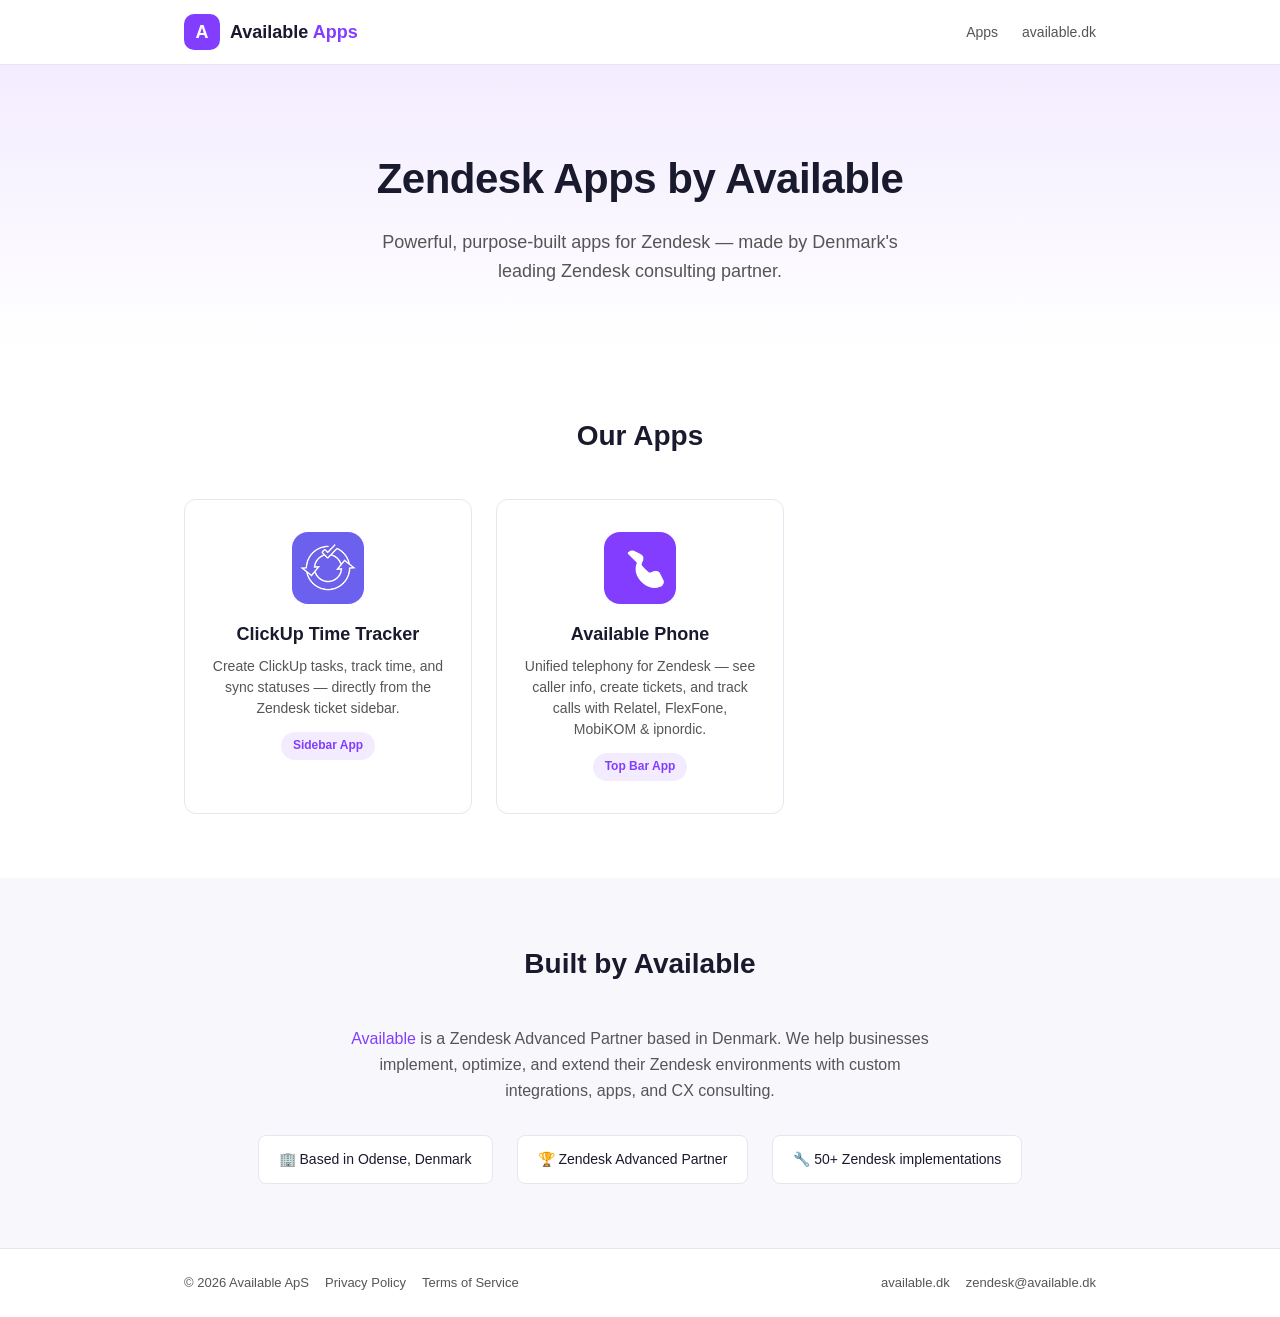
<file: index.html>
<!DOCTYPE html>
<html lang="en">
<head>
  <meta charset="UTF-8">
  <meta name="viewport" content="width=device-width, initial-scale=1.0">
  <title>Available Apps — Zendesk Apps by Available</title>
  <meta name="description" content="Powerful Zendesk apps built by Available — Denmark's leading Zendesk consulting partner.">
  <link rel="stylesheet" href="assets/style.css">
  <link rel="icon" href="assets/img/favicon.png" type="image/png">
</head>
<body>

  <!-- Header -->
  <header class="header">
    <div class="container header-inner">
      <a href="/" class="logo">
        <span class="logo-icon">A</span>
        <span class="logo-text">Available <span class="logo-apps">Apps</span></span>
      </a>
      <nav class="nav">
        <a href="#apps">Apps</a>
        <a href="https://available.dk" target="_blank">available.dk</a>
      </nav>
    </div>
  </header>

  <!-- Hero -->
  <section class="hero">
    <div class="container">
      <h1>Zendesk Apps by Available</h1>
      <p class="hero-sub">Powerful, purpose-built apps for Zendesk — made by Denmark's leading Zendesk consulting partner.</p>
    </div>
  </section>

  <!-- Apps Grid -->
  <section id="apps" class="apps-section">
    <div class="container">
      <h2 class="section-title">Our Apps</h2>
      <div class="apps-grid">

        <a href="apps/clickup-time-tracker/" class="app-card">
          <div class="app-icon">
            <img src="apps/clickup-time-tracker/icon.png" alt="ClickUp Time Tracker">
          </div>
          <h3>ClickUp Time Tracker</h3>
          <p>Create ClickUp tasks, track time, and sync statuses — directly from the Zendesk ticket sidebar.</p>
          <span class="app-badge">Sidebar App</span>
        </a>

        <a href="apps/available-phone/" class="app-card">
          <div class="app-icon">
            <img src="apps/available-phone/icon.png" alt="Available Phone">
          </div>
          <h3>Available Phone</h3>
          <p>Unified telephony for Zendesk — see caller info, create tickets, and track calls with Relatel, FlexFone, MobiKOM &amp; ipnordic.</p>
          <span class="app-badge">Top Bar App</span>
        </a>

      </div>
    </div>
  </section>

  <!-- Trust / About -->
  <section class="about-section">
    <div class="container">
      <h2 class="section-title">Built by Available</h2>
      <p class="about-text">
        <a href="https://available.dk" target="_blank">Available</a> is a Zendesk Advanced Partner based in Denmark. 
        We help businesses implement, optimize, and extend their Zendesk environments with custom integrations, apps, and CX consulting.
      </p>
      <div class="trust-badges">
        <div class="trust-badge">🏢 Based in Odense, Denmark</div>
        <div class="trust-badge">🏆 Zendesk Advanced Partner</div>
        <div class="trust-badge">🔧 50+ Zendesk implementations</div>
      </div>
    </div>
  </section>

  <!-- Footer -->
  <footer class="footer">
    <div class="container footer-inner">
      <div class="footer-left">
        <span>&copy; 2026 Available ApS</span>
        <a href="legal/privacy-policy.html">Privacy Policy</a>
        <a href="legal/terms-of-service.html">Terms of Service</a>
      </div>
      <div class="footer-right">
        <a href="https://available.dk" target="_blank">available.dk</a>
        <a href="mailto:zendesk@available.dk">zendesk@available.dk</a>
      </div>
    </div>
  </footer>

</body>
</html>
</file>
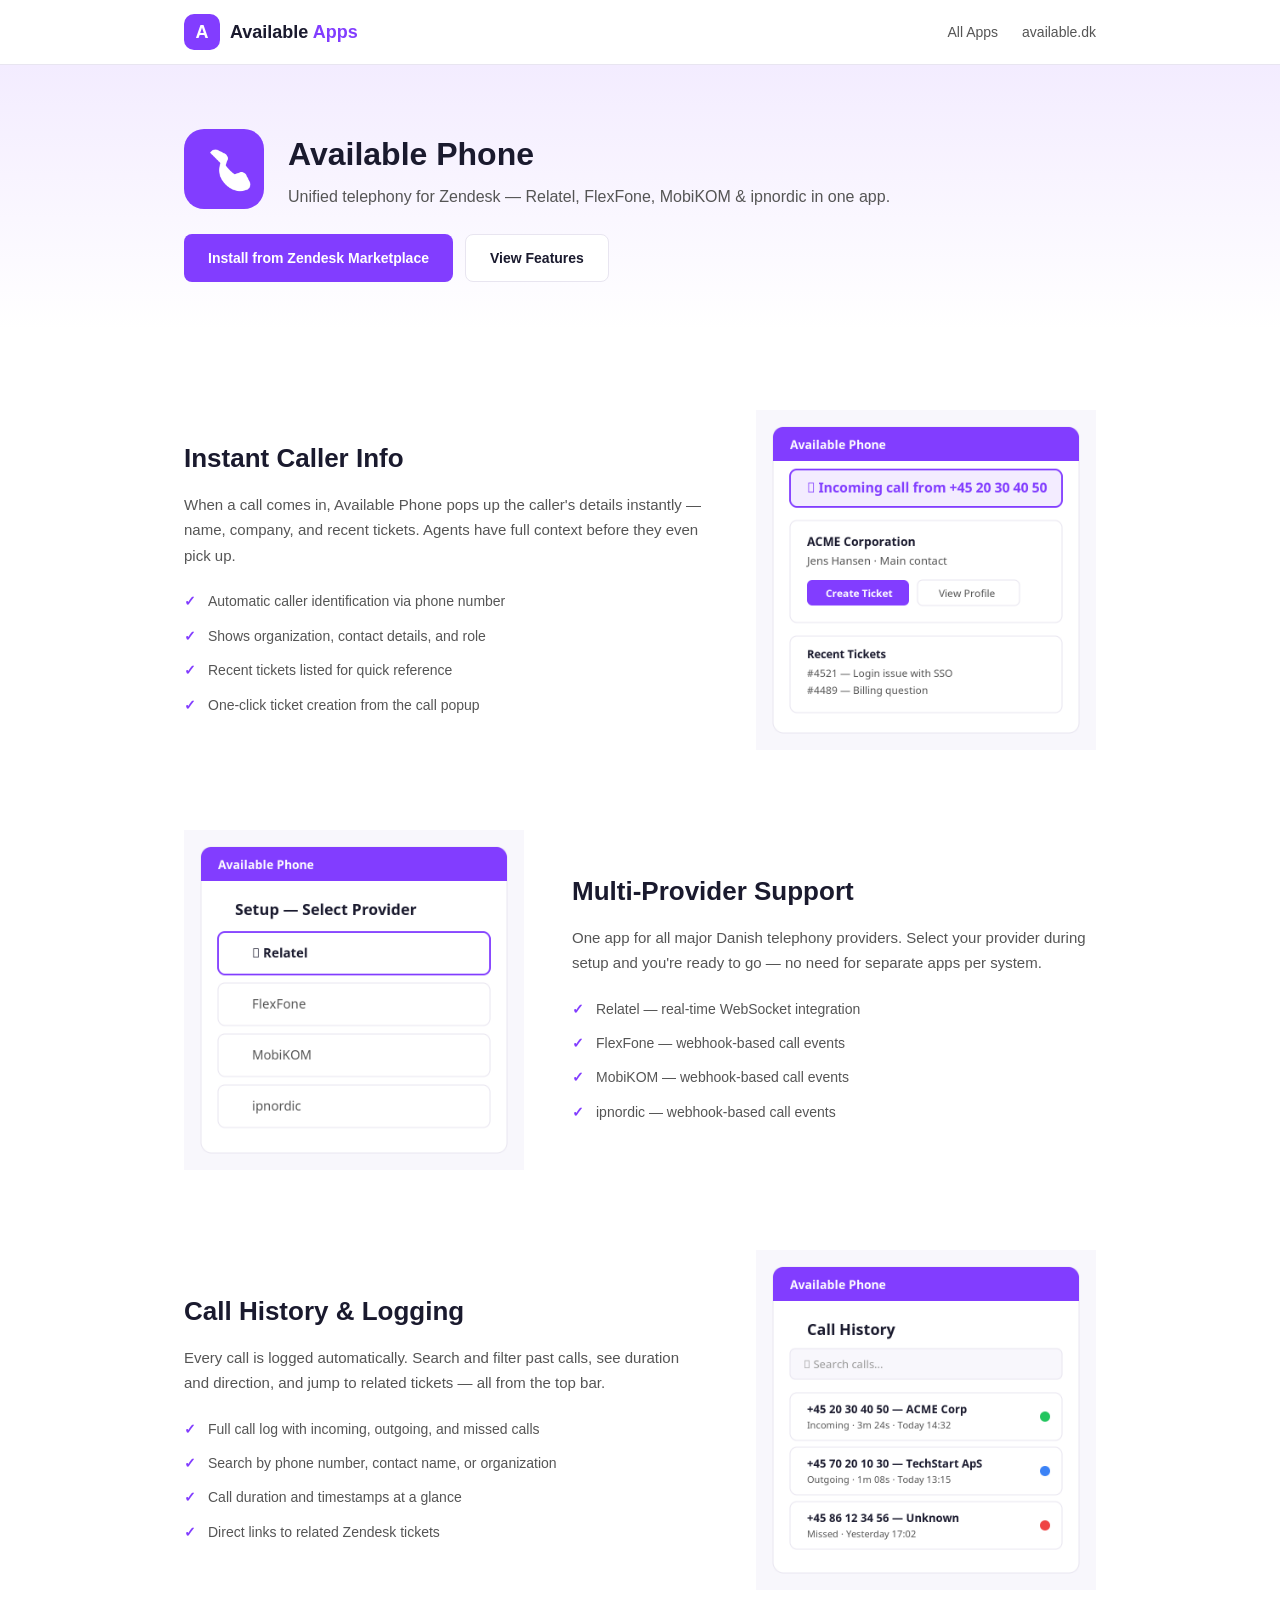
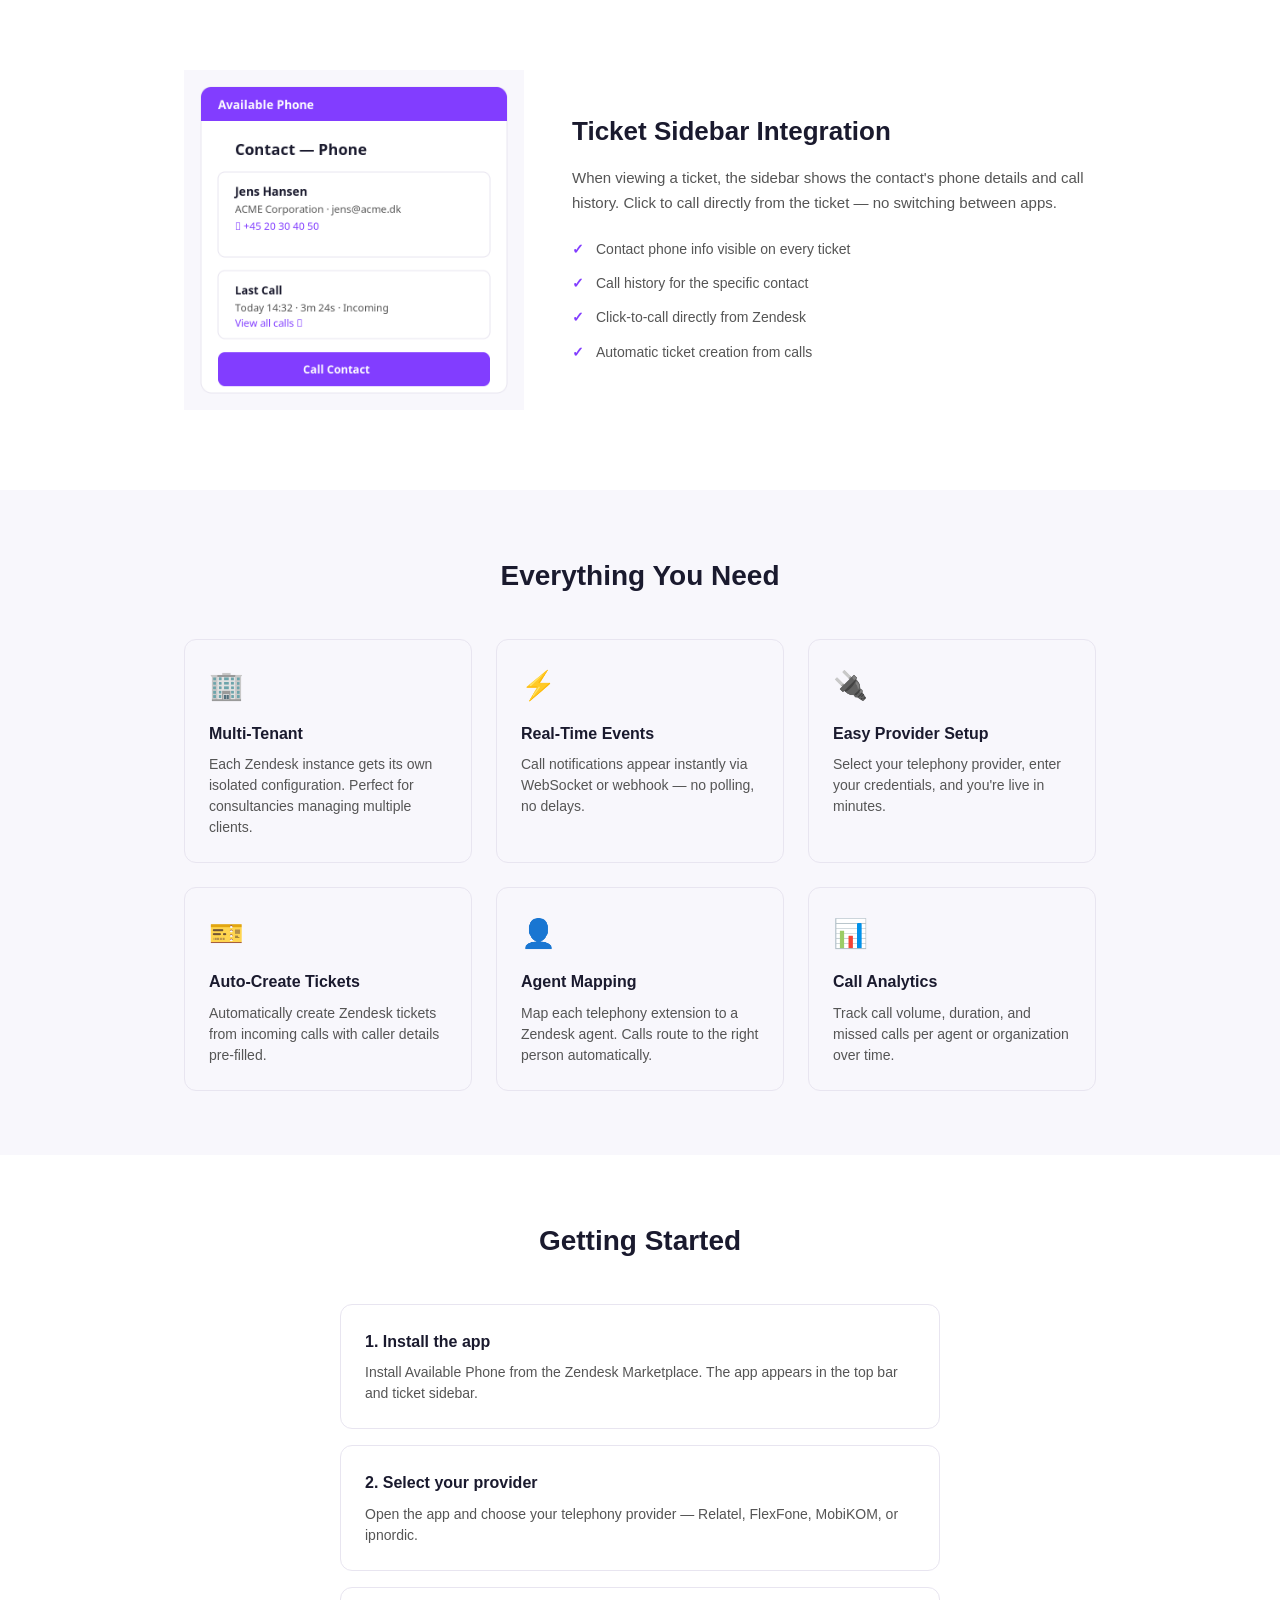
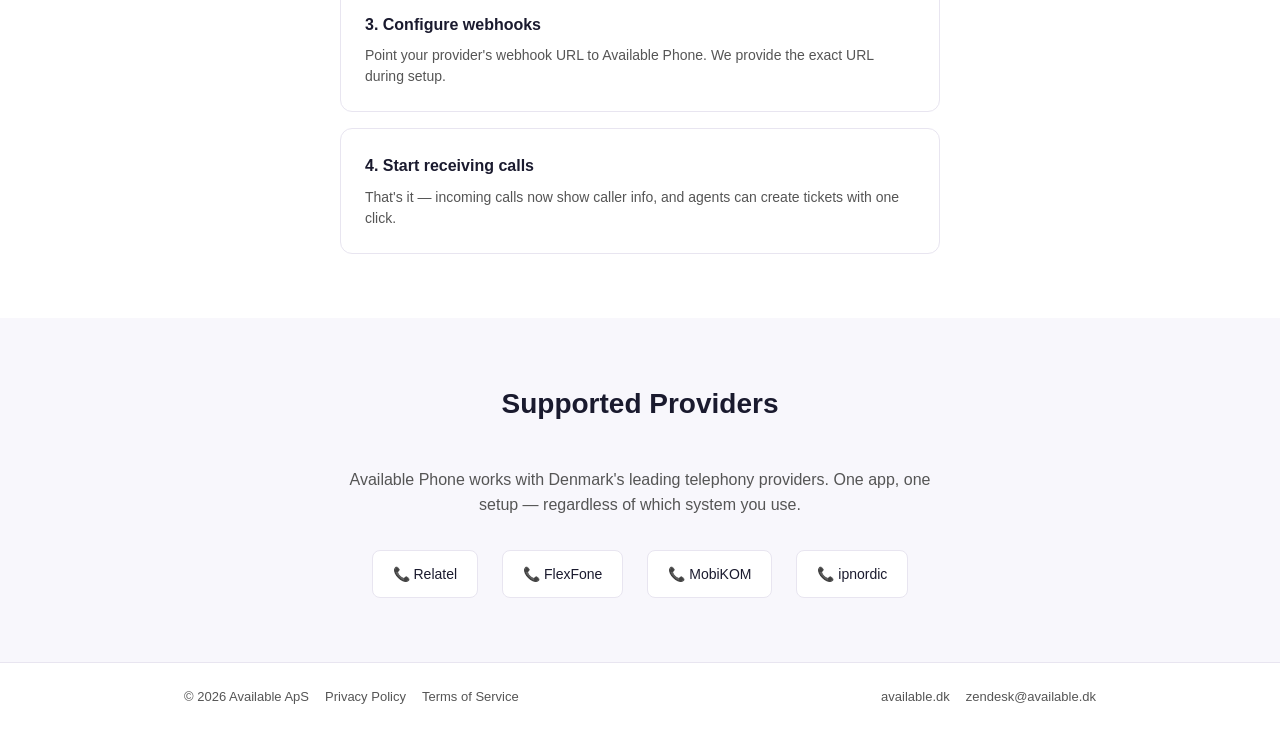
<file: apps/available-phone/index.html>
<!DOCTYPE html>
<html lang="en">
<head>
  <meta charset="UTF-8">
  <meta name="viewport" content="width=device-width, initial-scale=1.0">
  <title>Available Phone — Available Apps</title>
  <meta name="description" content="Unified telephony app for Zendesk — see caller info, create tickets, and track calls with Relatel, FlexFone, MobiKOM, and ipnordic.">
  <link rel="stylesheet" href="../../assets/style.css">
  <link rel="icon" href="../../assets/img/favicon.png" type="image/png">
</head>
<body>

  <!-- Header -->
  <header class="header">
    <div class="container header-inner">
      <a href="/" class="logo">
        <span class="logo-icon">A</span>
        <span class="logo-text">Available <span class="logo-apps">Apps</span></span>
      </a>
      <nav class="nav">
        <a href="/#apps">All Apps</a>
        <a href="https://available.dk" target="_blank">available.dk</a>
      </nav>
    </div>
  </header>

  <!-- App Hero -->
  <section class="app-detail-hero">
    <div class="container">
      <div class="app-detail-header">
        <img src="icon.png" alt="Available Phone" class="app-detail-icon">
        <div class="app-detail-title">
          <h1>Available Phone</h1>
          <p>Unified telephony for Zendesk — Relatel, FlexFone, MobiKOM &amp; ipnordic in one app.</p>
        </div>
      </div>
      <div class="app-detail-actions">
        <a href="#" class="btn btn-primary">Install from Zendesk Marketplace</a>
        <a href="#features" class="btn btn-outline">View Features</a>
      </div>
    </div>
  </section>

  <!-- Feature Showcase: alternating text + screenshot -->
  <section id="features" class="showcase-section">
    <div class="container">

      <!-- 1. Incoming Call -->
      <div class="showcase-row">
        <div class="showcase-text">
          <h2>Instant Caller Info</h2>
          <p>When a call comes in, Available Phone pops up the caller's details instantly — name, company, and recent tickets. Agents have full context before they even pick up.</p>
          <ul class="showcase-list">
            <li>Automatic caller identification via phone number</li>
            <li>Shows organization, contact details, and role</li>
            <li>Recent tickets listed for quick reference</li>
            <li>One-click ticket creation from the call popup</li>
          </ul>
        </div>
        <div class="showcase-image">
          <img src="screenshots/incoming-call.png" alt="Incoming call popup showing caller info and recent tickets">
        </div>
      </div>

      <!-- 2. Provider Setup -->
      <div class="showcase-row showcase-row-reverse">
        <div class="showcase-text">
          <h2>Multi-Provider Support</h2>
          <p>One app for all major Danish telephony providers. Select your provider during setup and you're ready to go — no need for separate apps per system.</p>
          <ul class="showcase-list">
            <li>Relatel — real-time WebSocket integration</li>
            <li>FlexFone — webhook-based call events</li>
            <li>MobiKOM — webhook-based call events</li>
            <li>ipnordic — webhook-based call events</li>
          </ul>
        </div>
        <div class="showcase-image">
          <img src="screenshots/provider-setup.png" alt="Provider selection during app setup">
        </div>
      </div>

      <!-- 3. Call History -->
      <div class="showcase-row">
        <div class="showcase-text">
          <h2>Call History &amp; Logging</h2>
          <p>Every call is logged automatically. Search and filter past calls, see duration and direction, and jump to related tickets — all from the top bar.</p>
          <ul class="showcase-list">
            <li>Full call log with incoming, outgoing, and missed calls</li>
            <li>Search by phone number, contact name, or organization</li>
            <li>Call duration and timestamps at a glance</li>
            <li>Direct links to related Zendesk tickets</li>
          </ul>
        </div>
        <div class="showcase-image">
          <img src="screenshots/call-history.png" alt="Call history with search and filtering">
        </div>
      </div>

      <!-- 4. Ticket Sidebar -->
      <div class="showcase-row showcase-row-reverse">
        <div class="showcase-text">
          <h2>Ticket Sidebar Integration</h2>
          <p>When viewing a ticket, the sidebar shows the contact's phone details and call history. Click to call directly from the ticket — no switching between apps.</p>
          <ul class="showcase-list">
            <li>Contact phone info visible on every ticket</li>
            <li>Call history for the specific contact</li>
            <li>Click-to-call directly from Zendesk</li>
            <li>Automatic ticket creation from calls</li>
          </ul>
        </div>
        <div class="showcase-image">
          <img src="screenshots/ticket-sidebar.png" alt="Ticket sidebar showing contact phone details">
        </div>
      </div>

    </div>
  </section>

  <!-- More Features Grid -->
  <section class="features-section" style="background: var(--color-bg-alt);">
    <div class="container">
      <h2 class="section-title">Everything You Need</h2>
      <div class="features-grid">
        <div class="feature-card">
          <div class="feature-icon">🏢</div>
          <h3>Multi-Tenant</h3>
          <p>Each Zendesk instance gets its own isolated configuration. Perfect for consultancies managing multiple clients.</p>
        </div>
        <div class="feature-card">
          <div class="feature-icon">⚡</div>
          <h3>Real-Time Events</h3>
          <p>Call notifications appear instantly via WebSocket or webhook — no polling, no delays.</p>
        </div>
        <div class="feature-card">
          <div class="feature-icon">🔌</div>
          <h3>Easy Provider Setup</h3>
          <p>Select your telephony provider, enter your credentials, and you're live in minutes.</p>
        </div>
        <div class="feature-card">
          <div class="feature-icon">🎫</div>
          <h3>Auto-Create Tickets</h3>
          <p>Automatically create Zendesk tickets from incoming calls with caller details pre-filled.</p>
        </div>
        <div class="feature-card">
          <div class="feature-icon">👤</div>
          <h3>Agent Mapping</h3>
          <p>Map each telephony extension to a Zendesk agent. Calls route to the right person automatically.</p>
        </div>
        <div class="feature-card">
          <div class="feature-icon">📊</div>
          <h3>Call Analytics</h3>
          <p>Track call volume, duration, and missed calls per agent or organization over time.</p>
        </div>
      </div>
    </div>
  </section>

  <!-- Getting Started -->
  <section class="features-section">
    <div class="container">
      <h2 class="section-title">Getting Started</h2>
      <div style="max-width: 600px; margin: 0 auto;">
        <div class="feature-card" style="margin-bottom: 16px;">
          <h3>1. Install the app</h3>
          <p>Install Available Phone from the Zendesk Marketplace. The app appears in the top bar and ticket sidebar.</p>
        </div>
        <div class="feature-card" style="margin-bottom: 16px;">
          <h3>2. Select your provider</h3>
          <p>Open the app and choose your telephony provider — Relatel, FlexFone, MobiKOM, or ipnordic.</p>
        </div>
        <div class="feature-card" style="margin-bottom: 16px;">
          <h3>3. Configure webhooks</h3>
          <p>Point your provider's webhook URL to Available Phone. We provide the exact URL during setup.</p>
        </div>
        <div class="feature-card">
          <h3>4. Start receiving calls</h3>
          <p>That's it — incoming calls now show caller info, and agents can create tickets with one click.</p>
        </div>
      </div>
    </div>
  </section>

  <!-- Providers Section -->
  <section class="about-section">
    <div class="container">
      <h2 class="section-title">Supported Providers</h2>
      <p class="about-text">
        Available Phone works with Denmark's leading telephony providers. One app, one setup — regardless of which system you use.
      </p>
      <div class="trust-badges">
        <div class="trust-badge">📞 Relatel</div>
        <div class="trust-badge">📞 FlexFone</div>
        <div class="trust-badge">📞 MobiKOM</div>
        <div class="trust-badge">📞 ipnordic</div>
      </div>
    </div>
  </section>

  <!-- Footer -->
  <footer class="footer">
    <div class="container footer-inner">
      <div class="footer-left">
        <span>&copy; 2026 Available ApS</span>
        <a href="../../legal/privacy-policy.html">Privacy Policy</a>
        <a href="../../legal/terms-of-service.html">Terms of Service</a>
      </div>
      <div class="footer-right">
        <a href="https://available.dk" target="_blank">available.dk</a>
        <a href="mailto:zendesk@available.dk">zendesk@available.dk</a>
      </div>
    </div>
  </footer>

</body>
</html>
</file>
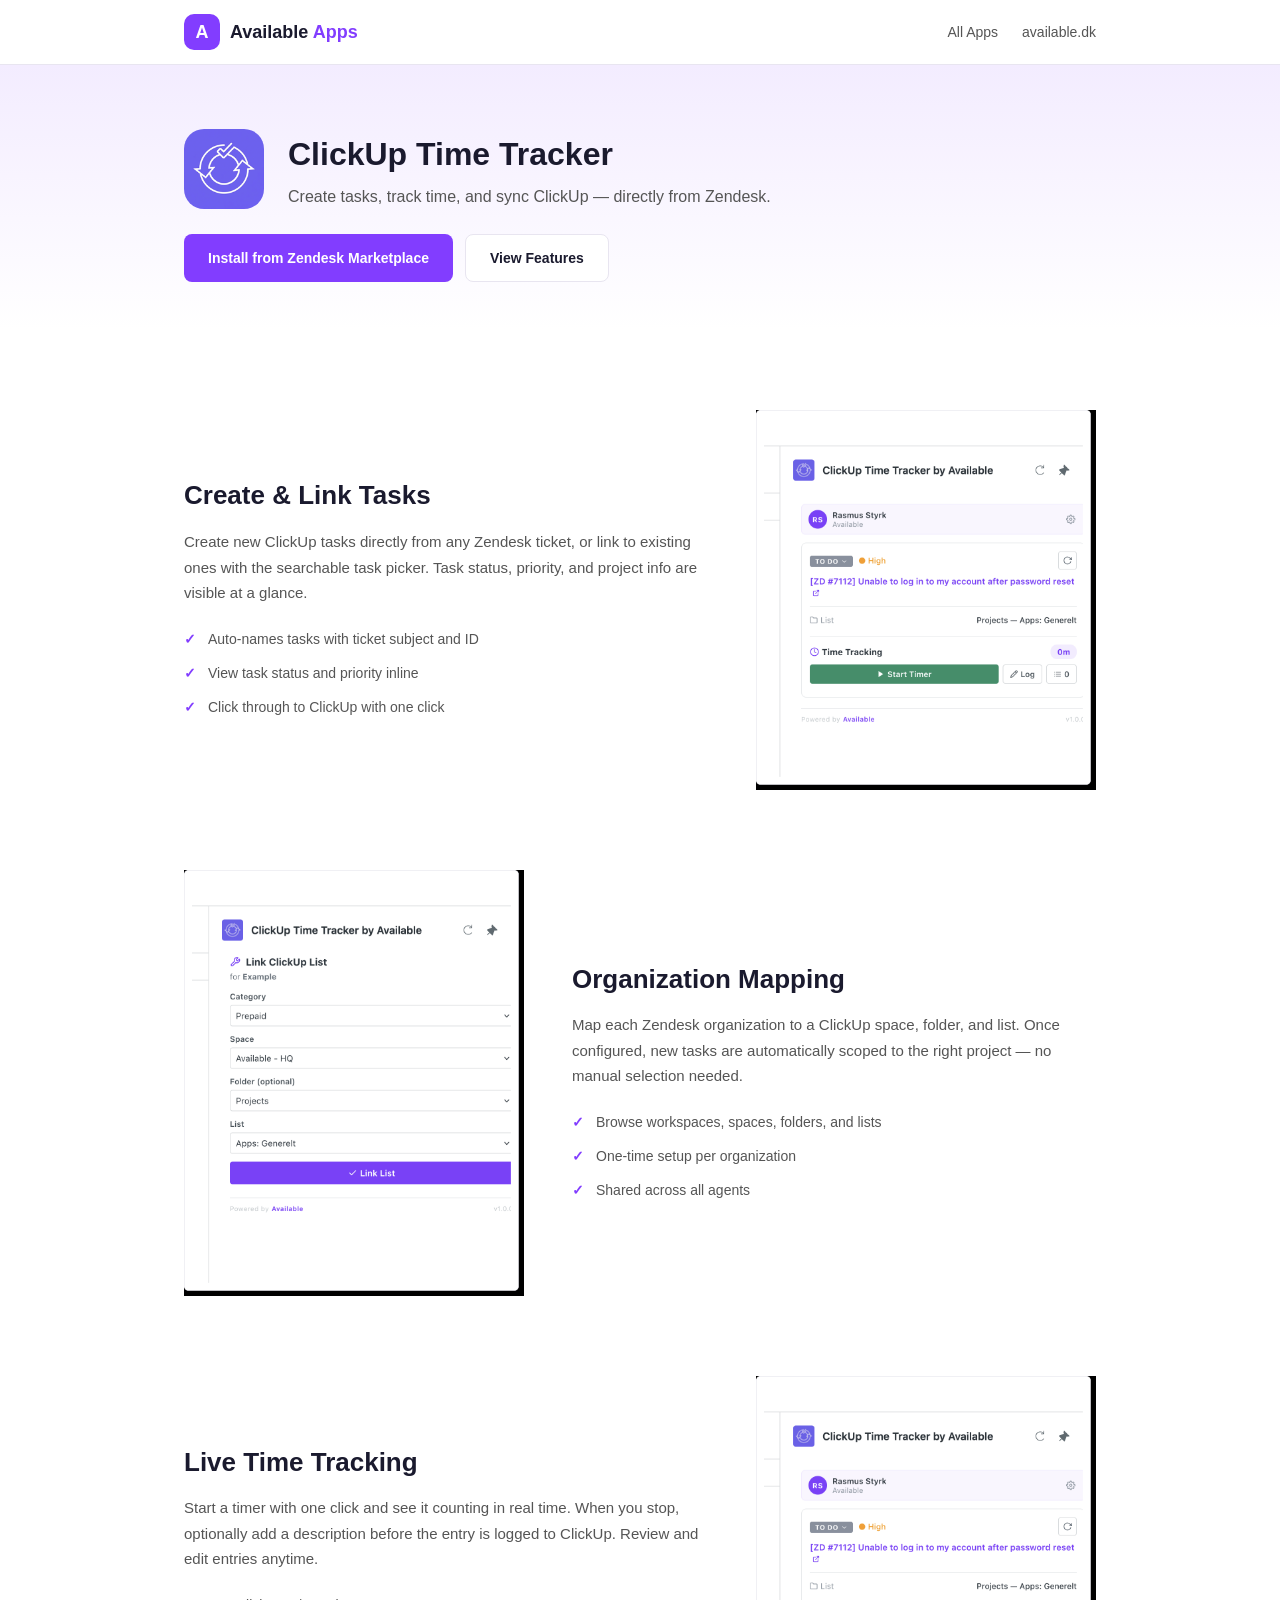
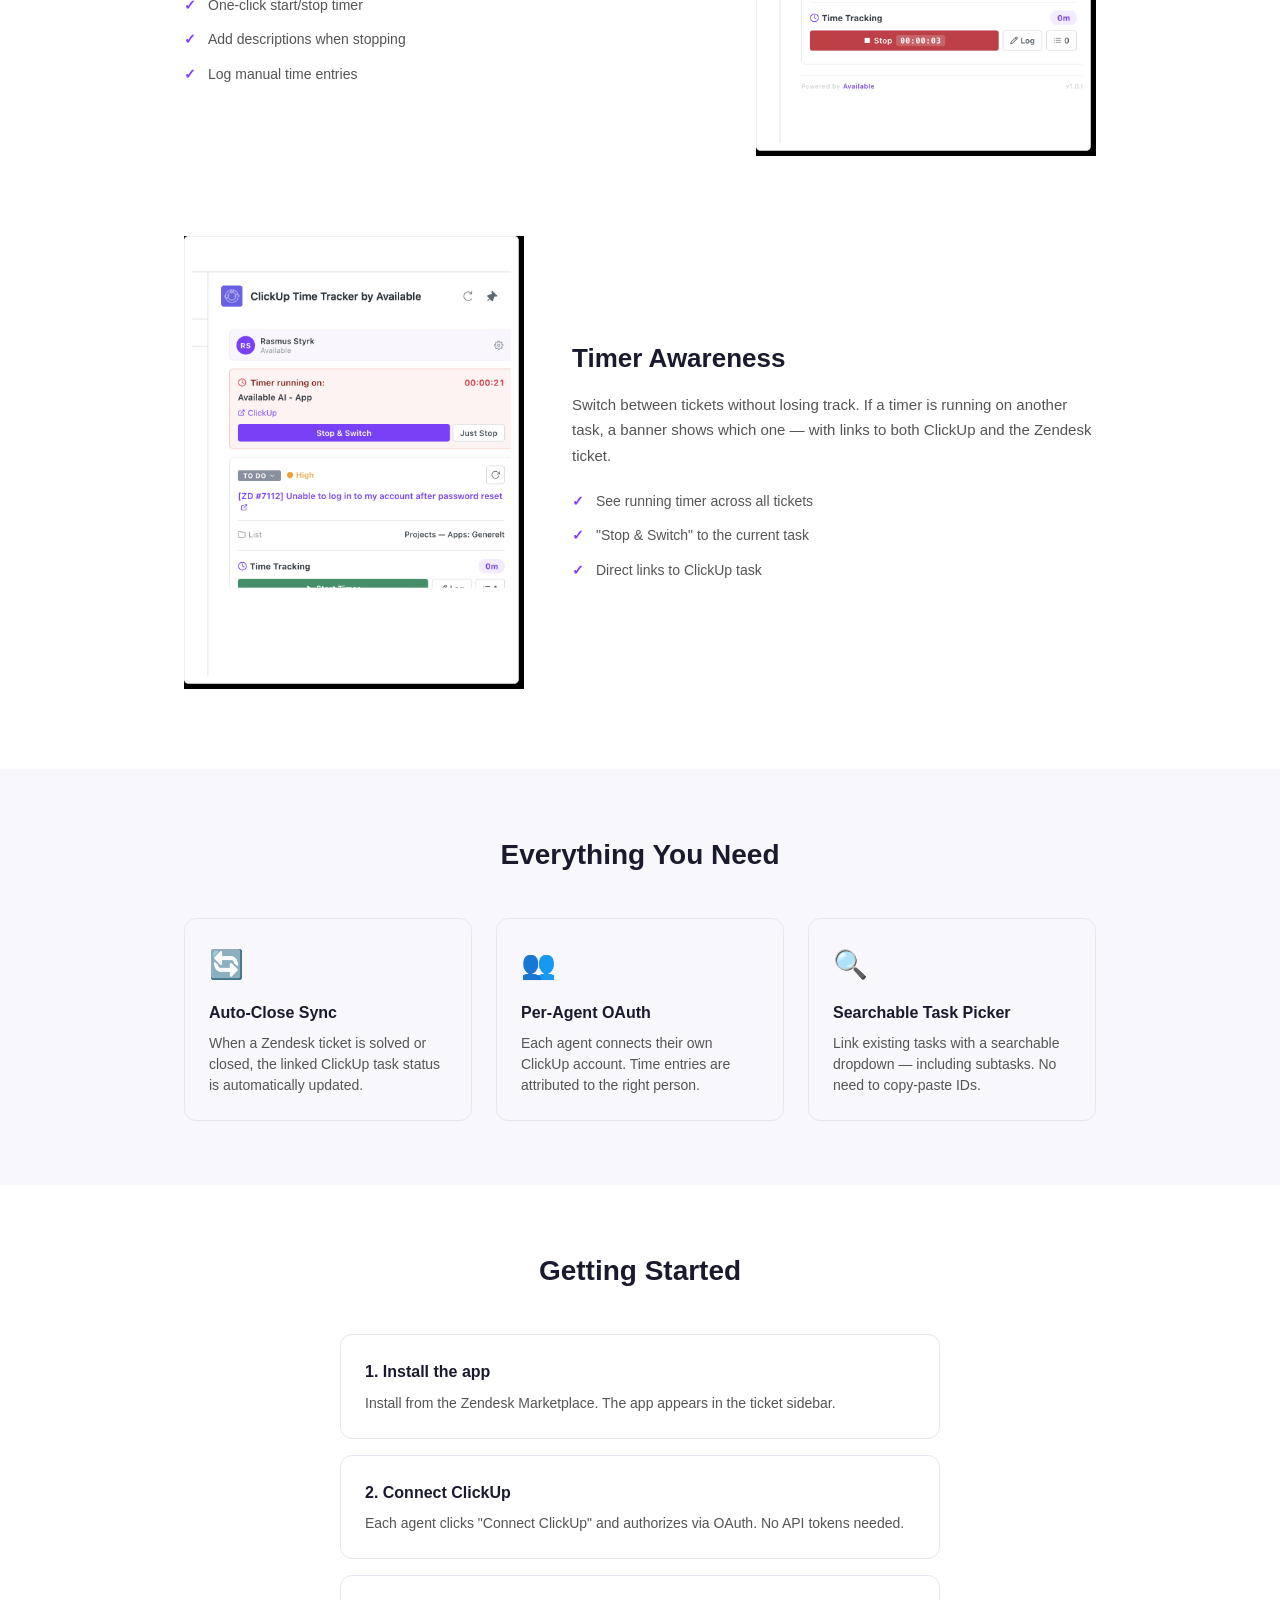
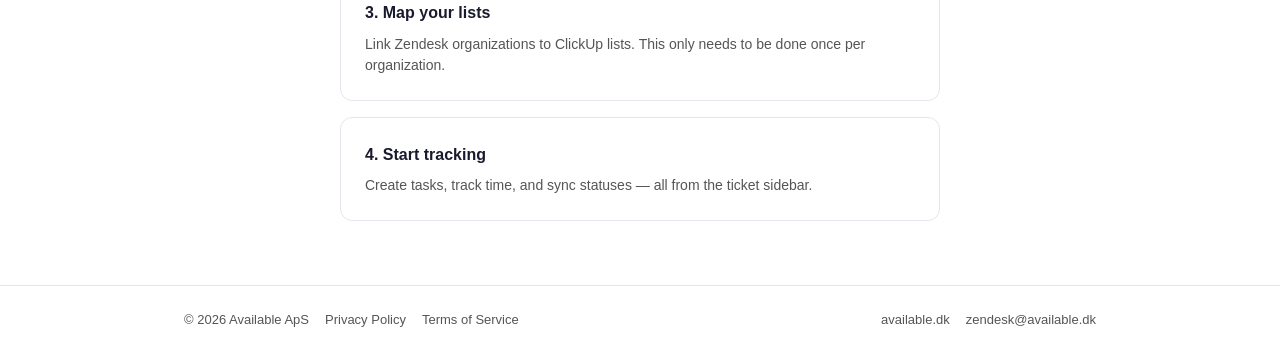
<file: apps/clickup-time-tracker/index.html>
<!DOCTYPE html>
<html lang="en">
<head>
  <meta charset="UTF-8">
  <meta name="viewport" content="width=device-width, initial-scale=1.0">
  <title>ClickUp Time Tracker — Available Apps</title>
  <meta name="description" content="Track time, create ClickUp tasks, and sync statuses directly from the Zendesk ticket sidebar.">
  <link rel="stylesheet" href="../../assets/style.css">
  <link rel="icon" href="../../assets/img/favicon.png" type="image/png">
</head>
<body>

  <!-- Header -->
  <header class="header">
    <div class="container header-inner">
      <a href="/" class="logo">
        <span class="logo-icon">A</span>
        <span class="logo-text">Available <span class="logo-apps">Apps</span></span>
      </a>
      <nav class="nav">
        <a href="/#apps">All Apps</a>
        <a href="https://available.dk" target="_blank">available.dk</a>
      </nav>
    </div>
  </header>

  <!-- App Hero -->
  <section class="app-detail-hero">
    <div class="container">
      <div class="app-detail-header">
        <img src="icon.png" alt="ClickUp Time Tracker" class="app-detail-icon">
        <div class="app-detail-title">
          <h1>ClickUp Time Tracker</h1>
          <p>Create tasks, track time, and sync ClickUp — directly from Zendesk.</p>
        </div>
      </div>
      <div class="app-detail-actions">
        <a href="#" class="btn btn-primary">Install from Zendesk Marketplace</a>
        <a href="#features" class="btn btn-outline">View Features</a>
      </div>
    </div>
  </section>

  <!-- Feature Showcase: alternating text + screenshot -->
  <section id="features" class="showcase-section">
    <div class="container">

      <!-- 1. Task linked -->
      <div class="showcase-row">
        <div class="showcase-text">
          <h2>Create &amp; Link Tasks</h2>
          <p>Create new ClickUp tasks directly from any Zendesk ticket, or link to existing ones with the searchable task picker. Task status, priority, and project info are visible at a glance.</p>
          <ul class="showcase-list">
            <li>Auto-names tasks with ticket subject and ID</li>
            <li>View task status and priority inline</li>
            <li>Click through to ClickUp with one click</li>
          </ul>
        </div>
        <div class="showcase-image">
          <img src="screenshots/task-linked.png" alt="Linked task with status and time tracking">
        </div>
      </div>

      <!-- 2. Organization mapping -->
      <div class="showcase-row showcase-row-reverse">
        <div class="showcase-text">
          <h2>Organization Mapping</h2>
          <p>Map each Zendesk organization to a ClickUp space, folder, and list. Once configured, new tasks are automatically scoped to the right project — no manual selection needed.</p>
          <ul class="showcase-list">
            <li>Browse workspaces, spaces, folders, and lists</li>
            <li>One-time setup per organization</li>
            <li>Shared across all agents</li>
          </ul>
        </div>
        <div class="showcase-image">
          <img src="screenshots/setup-mapping.png" alt="Map organizations to ClickUp lists">
        </div>
      </div>

      <!-- 3. Timer running -->
      <div class="showcase-row">
        <div class="showcase-text">
          <h2>Live Time Tracking</h2>
          <p>Start a timer with one click and see it counting in real time. When you stop, optionally add a description before the entry is logged to ClickUp. Review and edit entries anytime.</p>
          <ul class="showcase-list">
            <li>One-click start/stop timer</li>
            <li>Add descriptions when stopping</li>
            <li>Log manual time entries</li>
          </ul>
        </div>
        <div class="showcase-image">
          <img src="screenshots/timer-running.png" alt="Live timer tracking time on a task">
        </div>
      </div>

      <!-- 4. Timer awareness -->
      <div class="showcase-row showcase-row-reverse">
        <div class="showcase-text">
          <h2>Timer Awareness</h2>
          <p>Switch between tickets without losing track. If a timer is running on another task, a banner shows which one — with links to both ClickUp and the Zendesk ticket.</p>
          <ul class="showcase-list">
            <li>See running timer across all tickets</li>
            <li>"Stop &amp; Switch" to the current task</li>
            <li>Direct links to ClickUp task</li>
          </ul>
        </div>
        <div class="showcase-image">
          <img src="screenshots/timer-banner.png" alt="Timer awareness banner showing running timer on different task">
        </div>
      </div>

    </div>
  </section>

  <!-- More Features Grid -->
  <section class="features-section" style="background: var(--color-bg-alt);">
    <div class="container">
      <h2 class="section-title">Everything You Need</h2>
      <div class="features-grid">
        <div class="feature-card">
          <div class="feature-icon">🔄</div>
          <h3>Auto-Close Sync</h3>
          <p>When a Zendesk ticket is solved or closed, the linked ClickUp task status is automatically updated.</p>
        </div>
        <div class="feature-card">
          <div class="feature-icon">👥</div>
          <h3>Per-Agent OAuth</h3>
          <p>Each agent connects their own ClickUp account. Time entries are attributed to the right person.</p>
        </div>
        <div class="feature-card">
          <div class="feature-icon">🔍</div>
          <h3>Searchable Task Picker</h3>
          <p>Link existing tasks with a searchable dropdown — including subtasks. No need to copy-paste IDs.</p>
        </div>
      </div>
    </div>
  </section>

  <!-- Getting Started -->
  <section class="features-section">
    <div class="container">
      <h2 class="section-title">Getting Started</h2>
      <div style="max-width: 600px; margin: 0 auto;">
        <div class="feature-card" style="margin-bottom: 16px;">
          <h3>1. Install the app</h3>
          <p>Install from the Zendesk Marketplace. The app appears in the ticket sidebar.</p>
        </div>
        <div class="feature-card" style="margin-bottom: 16px;">
          <h3>2. Connect ClickUp</h3>
          <p>Each agent clicks "Connect ClickUp" and authorizes via OAuth. No API tokens needed.</p>
        </div>
        <div class="feature-card" style="margin-bottom: 16px;">
          <h3>3. Map your lists</h3>
          <p>Link Zendesk organizations to ClickUp lists. This only needs to be done once per organization.</p>
        </div>
        <div class="feature-card">
          <h3>4. Start tracking</h3>
          <p>Create tasks, track time, and sync statuses — all from the ticket sidebar.</p>
        </div>
      </div>
    </div>
  </section>

  <!-- Footer -->
  <footer class="footer">
    <div class="container footer-inner">
      <div class="footer-left">
        <span>&copy; 2026 Available ApS</span>
        <a href="../../legal/privacy-policy.html">Privacy Policy</a>
        <a href="../../legal/terms-of-service.html">Terms of Service</a>
      </div>
      <div class="footer-right">
        <a href="https://available.dk" target="_blank">available.dk</a>
        <a href="mailto:zendesk@available.dk">zendesk@available.dk</a>
      </div>
    </div>
  </footer>

</body>
</html>
</file>
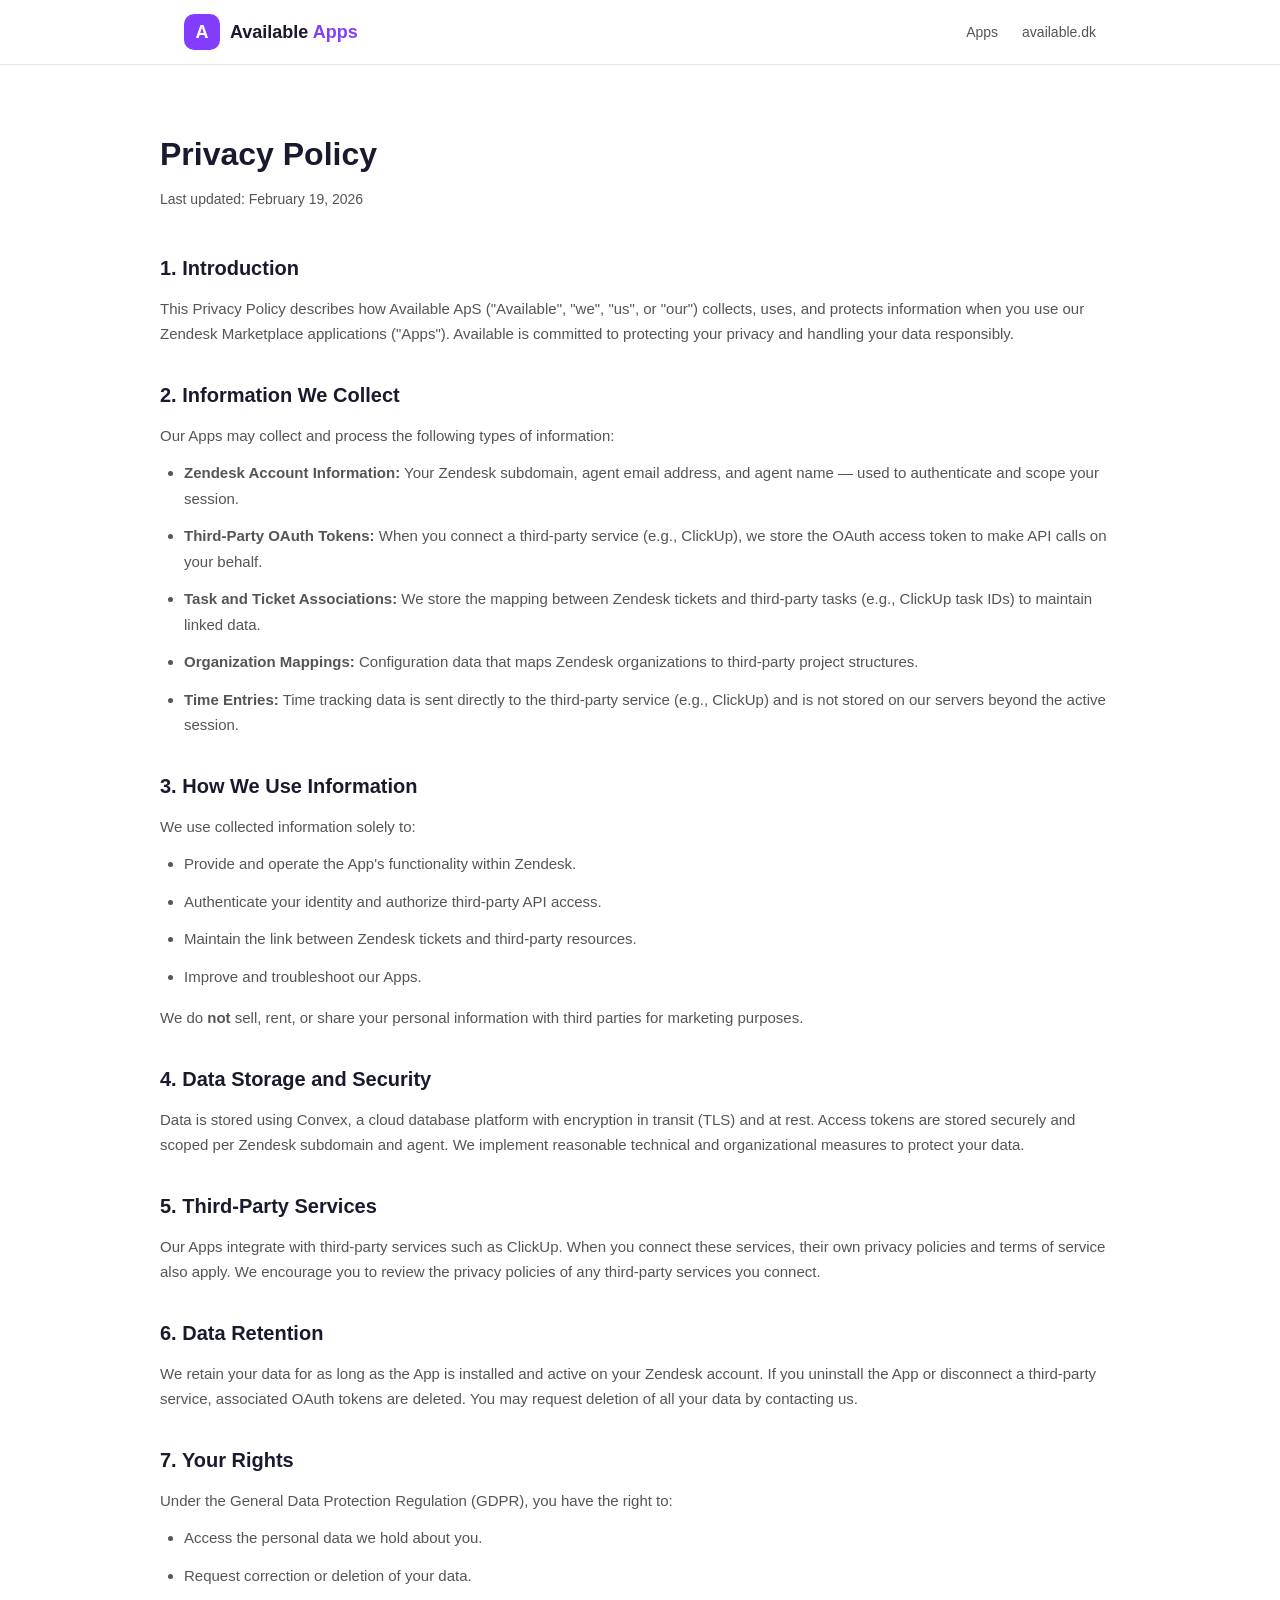
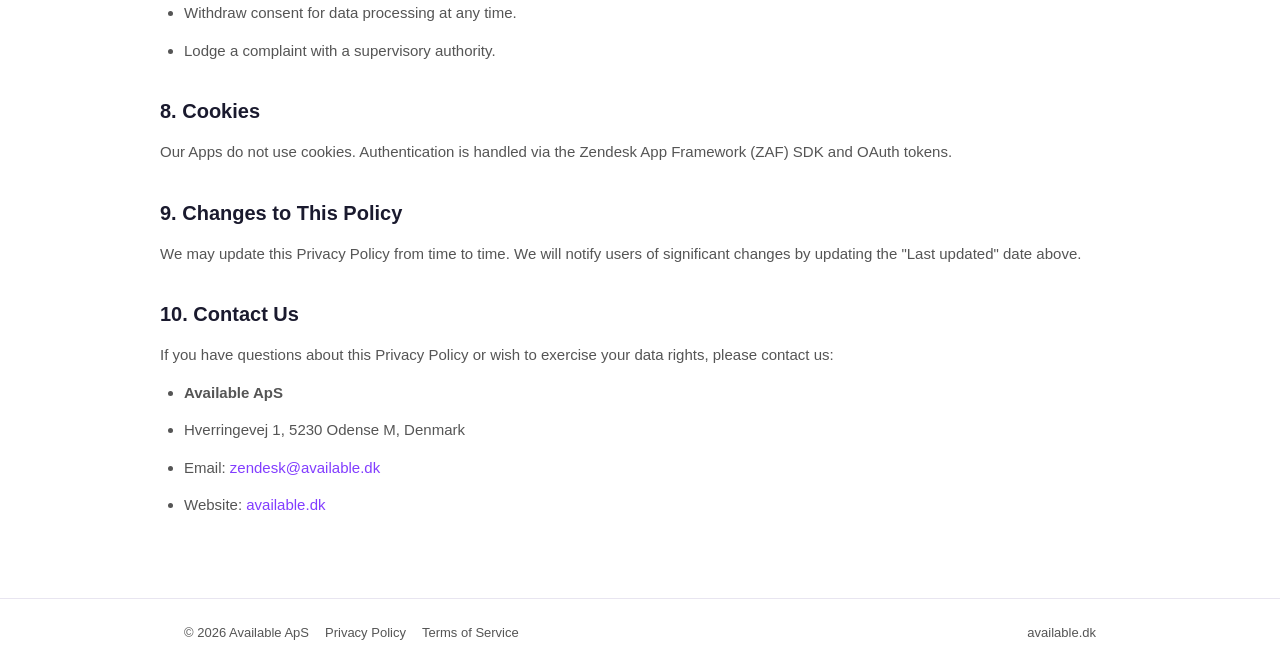
<file: legal/privacy-policy.html>
<!DOCTYPE html>
<html lang="en">
<head>
  <meta charset="UTF-8">
  <meta name="viewport" content="width=device-width, initial-scale=1.0">
  <title>Privacy Policy — Available Apps</title>
  <link rel="stylesheet" href="../assets/style.css">
  <link rel="icon" href="../assets/img/favicon.png" type="image/png">
</head>
<body>

  <header class="header">
    <div class="container header-inner">
      <a href="/" class="logo">
        <span class="logo-icon">A</span>
        <span class="logo-text">Available <span class="logo-apps">Apps</span></span>
      </a>
      <nav class="nav">
        <a href="/#apps">Apps</a>
        <a href="https://available.dk" target="_blank">available.dk</a>
      </nav>
    </div>
  </header>

  <div class="container legal-page">
    <h1>Privacy Policy</h1>
    <p class="legal-updated">Last updated: February 19, 2026</p>

    <h2>1. Introduction</h2>
    <p>This Privacy Policy describes how Available ApS ("Available", "we", "us", or "our") collects, uses, and protects information when you use our Zendesk Marketplace applications ("Apps"). Available is committed to protecting your privacy and handling your data responsibly.</p>

    <h2>2. Information We Collect</h2>
    <p>Our Apps may collect and process the following types of information:</p>
    <ul>
      <li><strong>Zendesk Account Information:</strong> Your Zendesk subdomain, agent email address, and agent name — used to authenticate and scope your session.</li>
      <li><strong>Third-Party OAuth Tokens:</strong> When you connect a third-party service (e.g., ClickUp), we store the OAuth access token to make API calls on your behalf.</li>
      <li><strong>Task and Ticket Associations:</strong> We store the mapping between Zendesk tickets and third-party tasks (e.g., ClickUp task IDs) to maintain linked data.</li>
      <li><strong>Organization Mappings:</strong> Configuration data that maps Zendesk organizations to third-party project structures.</li>
      <li><strong>Time Entries:</strong> Time tracking data is sent directly to the third-party service (e.g., ClickUp) and is not stored on our servers beyond the active session.</li>
    </ul>

    <h2>3. How We Use Information</h2>
    <p>We use collected information solely to:</p>
    <ul>
      <li>Provide and operate the App's functionality within Zendesk.</li>
      <li>Authenticate your identity and authorize third-party API access.</li>
      <li>Maintain the link between Zendesk tickets and third-party resources.</li>
      <li>Improve and troubleshoot our Apps.</li>
    </ul>
    <p>We do <strong>not</strong> sell, rent, or share your personal information with third parties for marketing purposes.</p>

    <h2>4. Data Storage and Security</h2>
    <p>Data is stored using Convex, a cloud database platform with encryption in transit (TLS) and at rest. Access tokens are stored securely and scoped per Zendesk subdomain and agent. We implement reasonable technical and organizational measures to protect your data.</p>

    <h2>5. Third-Party Services</h2>
    <p>Our Apps integrate with third-party services such as ClickUp. When you connect these services, their own privacy policies and terms of service also apply. We encourage you to review the privacy policies of any third-party services you connect.</p>

    <h2>6. Data Retention</h2>
    <p>We retain your data for as long as the App is installed and active on your Zendesk account. If you uninstall the App or disconnect a third-party service, associated OAuth tokens are deleted. You may request deletion of all your data by contacting us.</p>

    <h2>7. Your Rights</h2>
    <p>Under the General Data Protection Regulation (GDPR), you have the right to:</p>
    <ul>
      <li>Access the personal data we hold about you.</li>
      <li>Request correction or deletion of your data.</li>
      <li>Withdraw consent for data processing at any time.</li>
      <li>Lodge a complaint with a supervisory authority.</li>
    </ul>

    <h2>8. Cookies</h2>
    <p>Our Apps do not use cookies. Authentication is handled via the Zendesk App Framework (ZAF) SDK and OAuth tokens.</p>

    <h2>9. Changes to This Policy</h2>
    <p>We may update this Privacy Policy from time to time. We will notify users of significant changes by updating the "Last updated" date above.</p>

    <h2>10. Contact Us</h2>
    <p>If you have questions about this Privacy Policy or wish to exercise your data rights, please contact us:</p>
    <ul>
      <li><strong>Available ApS</strong></li>
      <li>Hverringevej 1, 5230 Odense M, Denmark</li>
      <li>Email: <a href="mailto:zendesk@available.dk">zendesk@available.dk</a></li>
      <li>Website: <a href="https://available.dk" target="_blank">available.dk</a></li>
    </ul>
  </div>

  <footer class="footer">
    <div class="container footer-inner">
      <div class="footer-left">
        <span>&copy; 2026 Available ApS</span>
        <a href="privacy-policy.html">Privacy Policy</a>
        <a href="terms-of-service.html">Terms of Service</a>
      </div>
      <div class="footer-right">
        <a href="https://available.dk" target="_blank">available.dk</a>
      </div>
    </div>
  </footer>

</body>
</html>
</file>
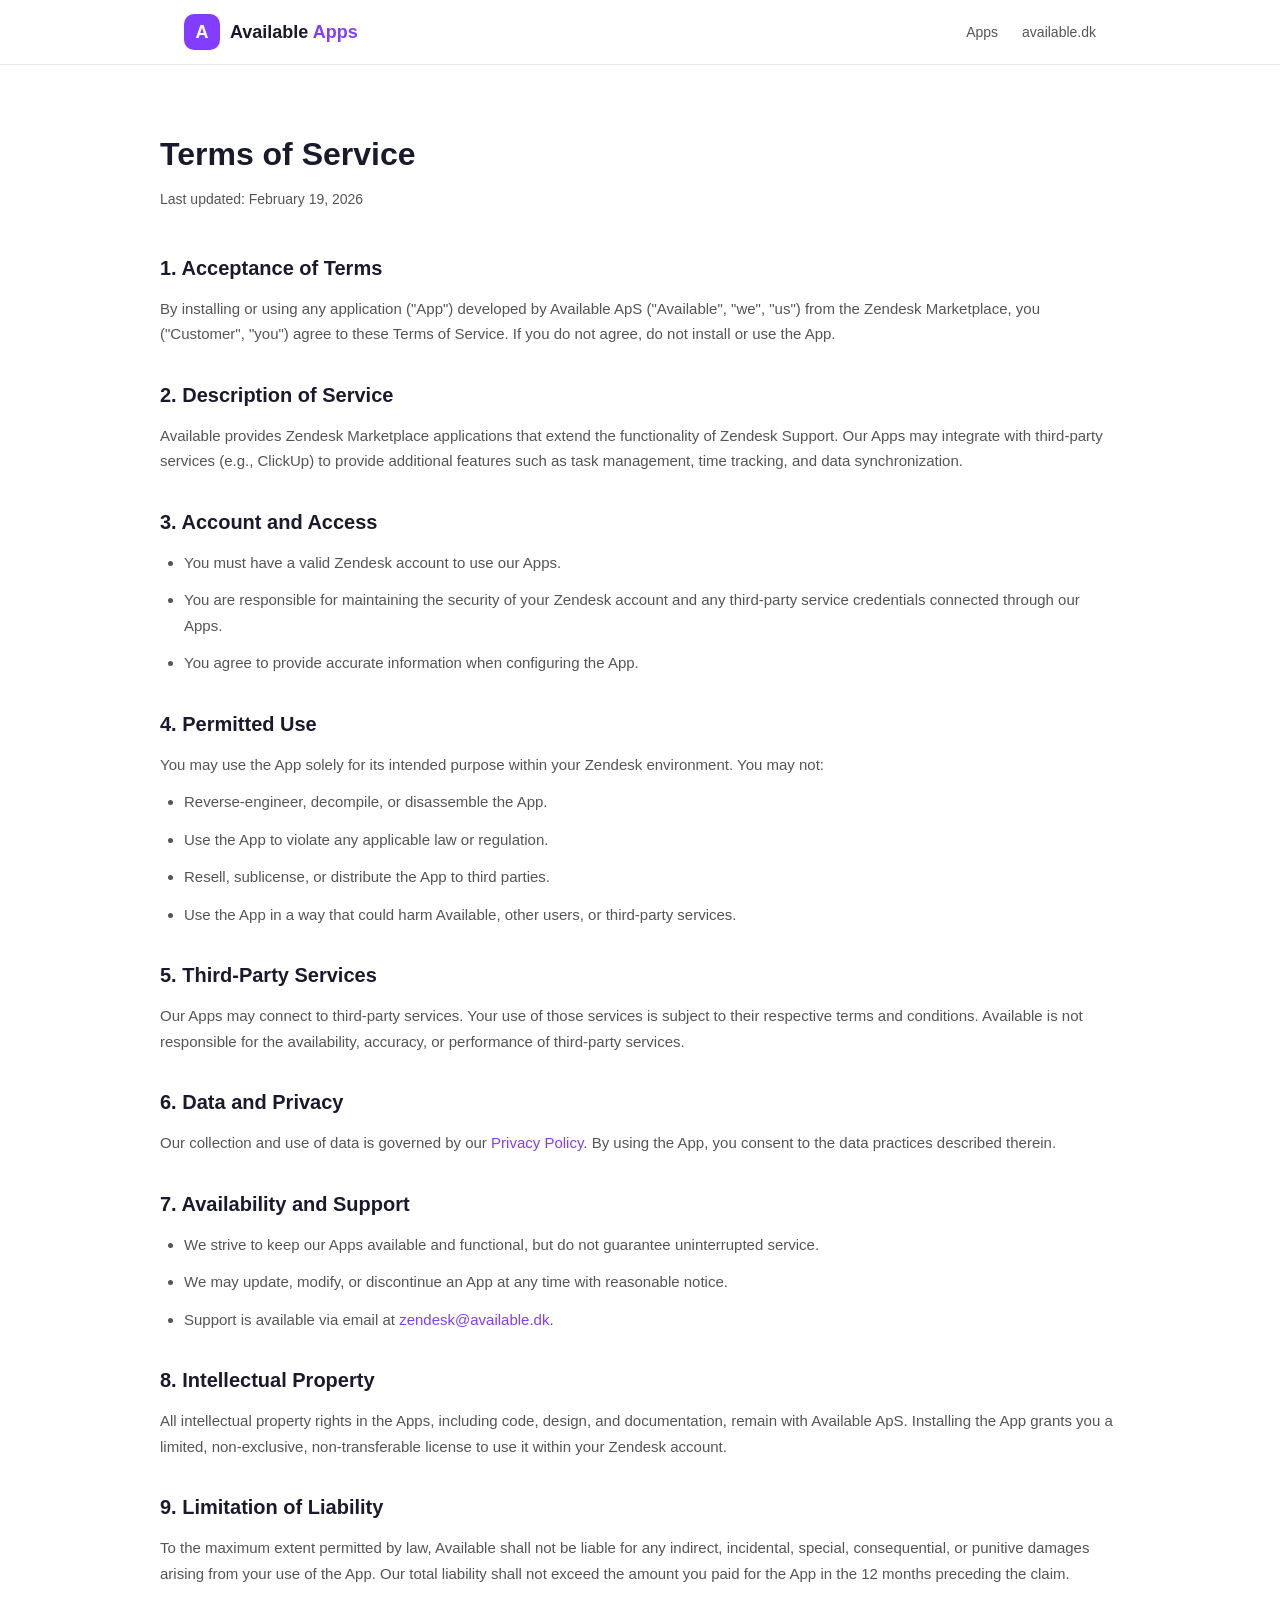
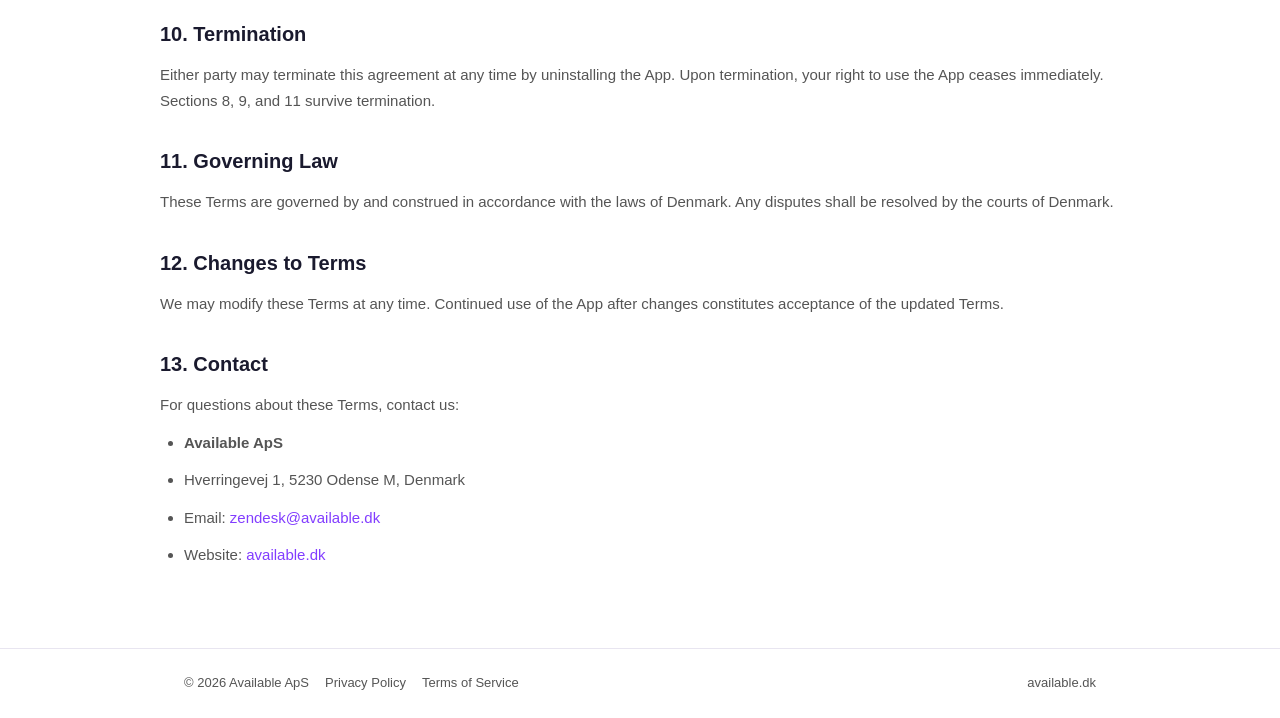
<file: legal/terms-of-service.html>
<!DOCTYPE html>
<html lang="en">
<head>
  <meta charset="UTF-8">
  <meta name="viewport" content="width=device-width, initial-scale=1.0">
  <title>Terms of Service — Available Apps</title>
  <link rel="stylesheet" href="../assets/style.css">
  <link rel="icon" href="../assets/img/favicon.png" type="image/png">
</head>
<body>

  <header class="header">
    <div class="container header-inner">
      <a href="/" class="logo">
        <span class="logo-icon">A</span>
        <span class="logo-text">Available <span class="logo-apps">Apps</span></span>
      </a>
      <nav class="nav">
        <a href="/#apps">Apps</a>
        <a href="https://available.dk" target="_blank">available.dk</a>
      </nav>
    </div>
  </header>

  <div class="container legal-page">
    <h1>Terms of Service</h1>
    <p class="legal-updated">Last updated: February 19, 2026</p>

    <h2>1. Acceptance of Terms</h2>
    <p>By installing or using any application ("App") developed by Available ApS ("Available", "we", "us") from the Zendesk Marketplace, you ("Customer", "you") agree to these Terms of Service. If you do not agree, do not install or use the App.</p>

    <h2>2. Description of Service</h2>
    <p>Available provides Zendesk Marketplace applications that extend the functionality of Zendesk Support. Our Apps may integrate with third-party services (e.g., ClickUp) to provide additional features such as task management, time tracking, and data synchronization.</p>

    <h2>3. Account and Access</h2>
    <ul>
      <li>You must have a valid Zendesk account to use our Apps.</li>
      <li>You are responsible for maintaining the security of your Zendesk account and any third-party service credentials connected through our Apps.</li>
      <li>You agree to provide accurate information when configuring the App.</li>
    </ul>

    <h2>4. Permitted Use</h2>
    <p>You may use the App solely for its intended purpose within your Zendesk environment. You may not:</p>
    <ul>
      <li>Reverse-engineer, decompile, or disassemble the App.</li>
      <li>Use the App to violate any applicable law or regulation.</li>
      <li>Resell, sublicense, or distribute the App to third parties.</li>
      <li>Use the App in a way that could harm Available, other users, or third-party services.</li>
    </ul>

    <h2>5. Third-Party Services</h2>
    <p>Our Apps may connect to third-party services. Your use of those services is subject to their respective terms and conditions. Available is not responsible for the availability, accuracy, or performance of third-party services.</p>

    <h2>6. Data and Privacy</h2>
    <p>Our collection and use of data is governed by our <a href="privacy-policy.html">Privacy Policy</a>. By using the App, you consent to the data practices described therein.</p>

    <h2>7. Availability and Support</h2>
    <ul>
      <li>We strive to keep our Apps available and functional, but do not guarantee uninterrupted service.</li>
      <li>We may update, modify, or discontinue an App at any time with reasonable notice.</li>
      <li>Support is available via email at <a href="mailto:zendesk@available.dk">zendesk@available.dk</a>.</li>
    </ul>

    <h2>8. Intellectual Property</h2>
    <p>All intellectual property rights in the Apps, including code, design, and documentation, remain with Available ApS. Installing the App grants you a limited, non-exclusive, non-transferable license to use it within your Zendesk account.</p>

    <h2>9. Limitation of Liability</h2>
    <p>To the maximum extent permitted by law, Available shall not be liable for any indirect, incidental, special, consequential, or punitive damages arising from your use of the App. Our total liability shall not exceed the amount you paid for the App in the 12 months preceding the claim.</p>

    <h2>10. Termination</h2>
    <p>Either party may terminate this agreement at any time by uninstalling the App. Upon termination, your right to use the App ceases immediately. Sections 8, 9, and 11 survive termination.</p>

    <h2>11. Governing Law</h2>
    <p>These Terms are governed by and construed in accordance with the laws of Denmark. Any disputes shall be resolved by the courts of Denmark.</p>

    <h2>12. Changes to Terms</h2>
    <p>We may modify these Terms at any time. Continued use of the App after changes constitutes acceptance of the updated Terms.</p>

    <h2>13. Contact</h2>
    <p>For questions about these Terms, contact us:</p>
    <ul>
      <li><strong>Available ApS</strong></li>
      <li>Hverringevej 1, 5230 Odense M, Denmark</li>
      <li>Email: <a href="mailto:zendesk@available.dk">zendesk@available.dk</a></li>
      <li>Website: <a href="https://available.dk" target="_blank">available.dk</a></li>
    </ul>
  </div>

  <footer class="footer">
    <div class="container footer-inner">
      <div class="footer-left">
        <span>&copy; 2026 Available ApS</span>
        <a href="privacy-policy.html">Privacy Policy</a>
        <a href="terms-of-service.html">Terms of Service</a>
      </div>
      <div class="footer-right">
        <a href="https://available.dk" target="_blank">available.dk</a>
      </div>
    </div>
  </footer>

</body>
</html>
</file>
<file: assets/style.css>
/* ==========================================================================
   Available Apps — Global Styles
   ========================================================================== */

:root {
  --color-primary: #823dff;
  --color-primary-dark: #6a2bd9;
  --color-primary-light: #f3ecff;
  --color-text: #1a1a2e;
  --color-text-secondary: #555;
  --color-bg: #ffffff;
  --color-bg-alt: #f8f7fc;
  --color-border: #e8e5f0;
  --color-white: #ffffff;
  --font: -apple-system, BlinkMacSystemFont, 'Segoe UI', Roboto, Helvetica, Arial, sans-serif;
  --max-width: 960px;
  --radius: 12px;
  --radius-sm: 8px;
}

*, *::before, *::after {
  box-sizing: border-box;
  margin: 0;
  padding: 0;
}

body {
  font-family: var(--font);
  color: var(--color-text);
  background: var(--color-bg);
  line-height: 1.6;
  -webkit-font-smoothing: antialiased;
}

img {
  max-width: 100%;
  height: auto;
}

a {
  color: var(--color-primary);
  text-decoration: none;
}
a:hover {
  text-decoration: underline;
}

.container {
  max-width: var(--max-width);
  margin: 0 auto;
  padding: 0 24px;
}

/* ==========================================================================
   Header
   ========================================================================== */

.header {
  border-bottom: 1px solid var(--color-border);
  background: var(--color-white);
  position: sticky;
  top: 0;
  z-index: 100;
}

.header-inner {
  display: flex;
  align-items: center;
  justify-content: space-between;
  height: 64px;
}

.logo {
  display: flex;
  align-items: center;
  gap: 10px;
  text-decoration: none;
  color: var(--color-text);
}

.logo-icon {
  width: 36px;
  height: 36px;
  background: var(--color-primary);
  color: white;
  border-radius: 10px;
  display: flex;
  align-items: center;
  justify-content: center;
  font-weight: 700;
  font-size: 18px;
}

.logo-text {
  font-size: 18px;
  font-weight: 600;
}

.logo-apps {
  color: var(--color-primary);
}

.nav {
  display: flex;
  gap: 24px;
}

.nav a {
  color: var(--color-text-secondary);
  font-size: 14px;
  font-weight: 500;
  text-decoration: none;
}
.nav a:hover {
  color: var(--color-primary);
  text-decoration: none;
}

/* ==========================================================================
   Hero
   ========================================================================== */

.hero {
  padding: 80px 0 64px;
  text-align: center;
  background: linear-gradient(180deg, var(--color-primary-light) 0%, var(--color-bg) 100%);
}

.hero h1 {
  font-size: 42px;
  font-weight: 700;
  letter-spacing: -0.5px;
  margin-bottom: 16px;
  color: var(--color-text);
}

.hero-sub {
  font-size: 18px;
  color: var(--color-text-secondary);
  max-width: 560px;
  margin: 0 auto;
}

/* ==========================================================================
   Apps Grid
   ========================================================================== */

.apps-section {
  padding: 64px 0;
}

.section-title {
  font-size: 28px;
  font-weight: 700;
  text-align: center;
  margin-bottom: 40px;
}

.apps-grid {
  display: grid;
  grid-template-columns: repeat(auto-fill, minmax(280px, 1fr));
  gap: 24px;
}

.app-card {
  display: block;
  padding: 32px 24px;
  border: 1px solid var(--color-border);
  border-radius: var(--radius);
  text-decoration: none;
  color: var(--color-text);
  transition: all 0.2s ease;
  text-align: center;
}
.app-card:hover {
  text-decoration: none;
  border-color: var(--color-primary);
  box-shadow: 0 4px 20px rgba(130, 61, 255, 0.1);
  transform: translateY(-2px);
}

.app-icon {
  width: 72px;
  height: 72px;
  margin: 0 auto 16px;
}
.app-icon img {
  width: 100%;
  height: 100%;
  border-radius: 16px;
}

.app-card h3 {
  font-size: 18px;
  font-weight: 600;
  margin-bottom: 8px;
}

.app-card p {
  font-size: 14px;
  color: var(--color-text-secondary);
  line-height: 1.5;
  margin-bottom: 12px;
}

.app-badge {
  display: inline-block;
  padding: 4px 12px;
  background: var(--color-primary-light);
  color: var(--color-primary);
  font-size: 12px;
  font-weight: 600;
  border-radius: 20px;
}

/* ==========================================================================
   About / Trust
   ========================================================================== */

.about-section {
  padding: 64px 0;
  background: var(--color-bg-alt);
  text-align: center;
}

.about-text {
  font-size: 16px;
  color: var(--color-text-secondary);
  max-width: 600px;
  margin: 0 auto 32px;
}

.trust-badges {
  display: flex;
  justify-content: center;
  gap: 24px;
  flex-wrap: wrap;
}

.trust-badge {
  padding: 12px 20px;
  background: var(--color-white);
  border: 1px solid var(--color-border);
  border-radius: var(--radius-sm);
  font-size: 14px;
  font-weight: 500;
}

/* ==========================================================================
   Showcase (Text + Screenshot alternating rows)
   ========================================================================== */

.showcase-section {
  padding: 80px 0;
}

.showcase-row {
  display: flex;
  align-items: center;
  gap: 48px;
  margin-bottom: 80px;
}
.showcase-row:last-child {
  margin-bottom: 0;
}

.showcase-row-reverse {
  flex-direction: row-reverse;
}

.showcase-text {
  flex: 1;
  min-width: 0;
}

.showcase-text h2 {
  font-size: 26px;
  font-weight: 700;
  margin-bottom: 12px;
}

.showcase-text p {
  font-size: 15px;
  color: var(--color-text-secondary);
  line-height: 1.7;
  margin-bottom: 16px;
}

.showcase-list {
  list-style: none;
  padding: 0;
}
.showcase-list li {
  font-size: 14px;
  color: var(--color-text-secondary);
  padding: 6px 0 6px 24px;
  position: relative;
}
.showcase-list li::before {
  content: "✓";
  position: absolute;
  left: 0;
  color: var(--color-primary);
  font-weight: 700;
}

.showcase-image {
  flex: 0 0 340px;
  max-width: 340px;
}
.showcase-image img {
  width: 100%;
  height: auto;
  display: block;
}

@media (max-width: 768px) {
  .showcase-section {
    padding: 48px 0;
  }
  .showcase-row,
  .showcase-row-reverse {
    flex-direction: column;
    gap: 24px;
    text-align: center;
    margin-bottom: 48px;
  }
  .showcase-image {
    flex: none;
    max-width: 240px;
    width: 60%;
    margin: 0 auto;
  }
  .showcase-text h2 {
    font-size: 22px;
  }
  .showcase-list li {
    text-align: left;
  }
}

/* ==========================================================================
   App Detail Page
   ========================================================================== */

.app-detail-hero {
  padding: 64px 0 48px;
  background: linear-gradient(180deg, var(--color-primary-light) 0%, var(--color-bg) 100%);
}

.app-detail-header {
  display: flex;
  align-items: center;
  gap: 24px;
  margin-bottom: 24px;
}

.app-detail-icon {
  width: 80px;
  height: 80px;
  border-radius: 20px;
  flex-shrink: 0;
}

.app-detail-title h1 {
  font-size: 32px;
  font-weight: 700;
  margin-bottom: 4px;
}

.app-detail-title p {
  font-size: 16px;
  color: var(--color-text-secondary);
}

.app-detail-actions {
  display: flex;
  gap: 12px;
  flex-wrap: wrap;
}

.btn {
  display: inline-flex;
  align-items: center;
  gap: 8px;
  padding: 12px 24px;
  border-radius: var(--radius-sm);
  font-size: 14px;
  font-weight: 600;
  text-decoration: none;
  border: none;
  cursor: pointer;
  transition: all 0.15s ease;
}
.btn:hover {
  text-decoration: none;
}

.btn-primary {
  background: var(--color-primary);
  color: var(--color-white);
}
.btn-primary:hover {
  background: var(--color-primary-dark);
}

.btn-outline {
  background: var(--color-white);
  color: var(--color-text);
  border: 1px solid var(--color-border);
}
.btn-outline:hover {
  border-color: var(--color-primary);
  color: var(--color-primary);
}

/* Features */
.features-section {
  padding: 64px 0;
}

.features-grid {
  display: grid;
  grid-template-columns: repeat(auto-fill, minmax(250px, 1fr));
  gap: 24px;
}

.feature-card {
  padding: 24px;
  border: 1px solid var(--color-border);
  border-radius: var(--radius);
}

.feature-card .feature-icon {
  font-size: 28px;
  margin-bottom: 12px;
}

.feature-card h3 {
  font-size: 16px;
  font-weight: 600;
  margin-bottom: 8px;
}

.feature-card p {
  font-size: 14px;
  color: var(--color-text-secondary);
  line-height: 1.5;
}

/* Screenshots */
.screenshots-section {
  padding: 64px 0;
  background: var(--color-bg-alt);
}

.screenshots-grid {
  display: grid;
  grid-template-columns: repeat(auto-fill, minmax(300px, 1fr));
  gap: 24px;
}

.screenshot {
  border-radius: var(--radius);
  overflow: hidden;
  border: 1px solid var(--color-border);
  background: var(--color-white);
}

.screenshot img {
  width: 100%;
  display: block;
}

.screenshot-caption {
  padding: 12px 16px;
  font-size: 13px;
  color: var(--color-text-secondary);
  text-align: center;
}

/* ==========================================================================
   Legal Pages
   ========================================================================== */

.legal-page {
  padding: 64px 0;
}

.legal-page h1 {
  font-size: 32px;
  font-weight: 700;
  margin-bottom: 8px;
}

.legal-page .legal-updated {
  font-size: 14px;
  color: var(--color-text-secondary);
  margin-bottom: 40px;
}

.legal-page h2 {
  font-size: 20px;
  font-weight: 600;
  margin-top: 32px;
  margin-bottom: 12px;
}

.legal-page p, .legal-page li {
  font-size: 15px;
  color: var(--color-text-secondary);
  line-height: 1.7;
  margin-bottom: 12px;
}

.legal-page ul {
  padding-left: 24px;
  margin-bottom: 16px;
}

/* ==========================================================================
   Footer
   ========================================================================== */

.footer {
  border-top: 1px solid var(--color-border);
  padding: 24px 0;
}

.footer-inner {
  display: flex;
  justify-content: space-between;
  align-items: center;
  flex-wrap: wrap;
  gap: 16px;
}

.footer-left, .footer-right {
  display: flex;
  gap: 16px;
  align-items: center;
  font-size: 13px;
  color: var(--color-text-secondary);
}

.footer-left a, .footer-right a {
  color: var(--color-text-secondary);
}
.footer-left a:hover, .footer-right a:hover {
  color: var(--color-primary);
}

/* ==========================================================================
   Responsive
   ========================================================================== */

@media (max-width: 640px) {
  .hero h1 {
    font-size: 28px;
  }
  .hero-sub {
    font-size: 16px;
  }
  .app-detail-header {
    flex-direction: column;
    text-align: center;
  }
  .app-detail-actions {
    justify-content: center;
  }
  .trust-badges {
    flex-direction: column;
    align-items: center;
  }
  .footer-inner {
    flex-direction: column;
    text-align: center;
  }
}
</file>
